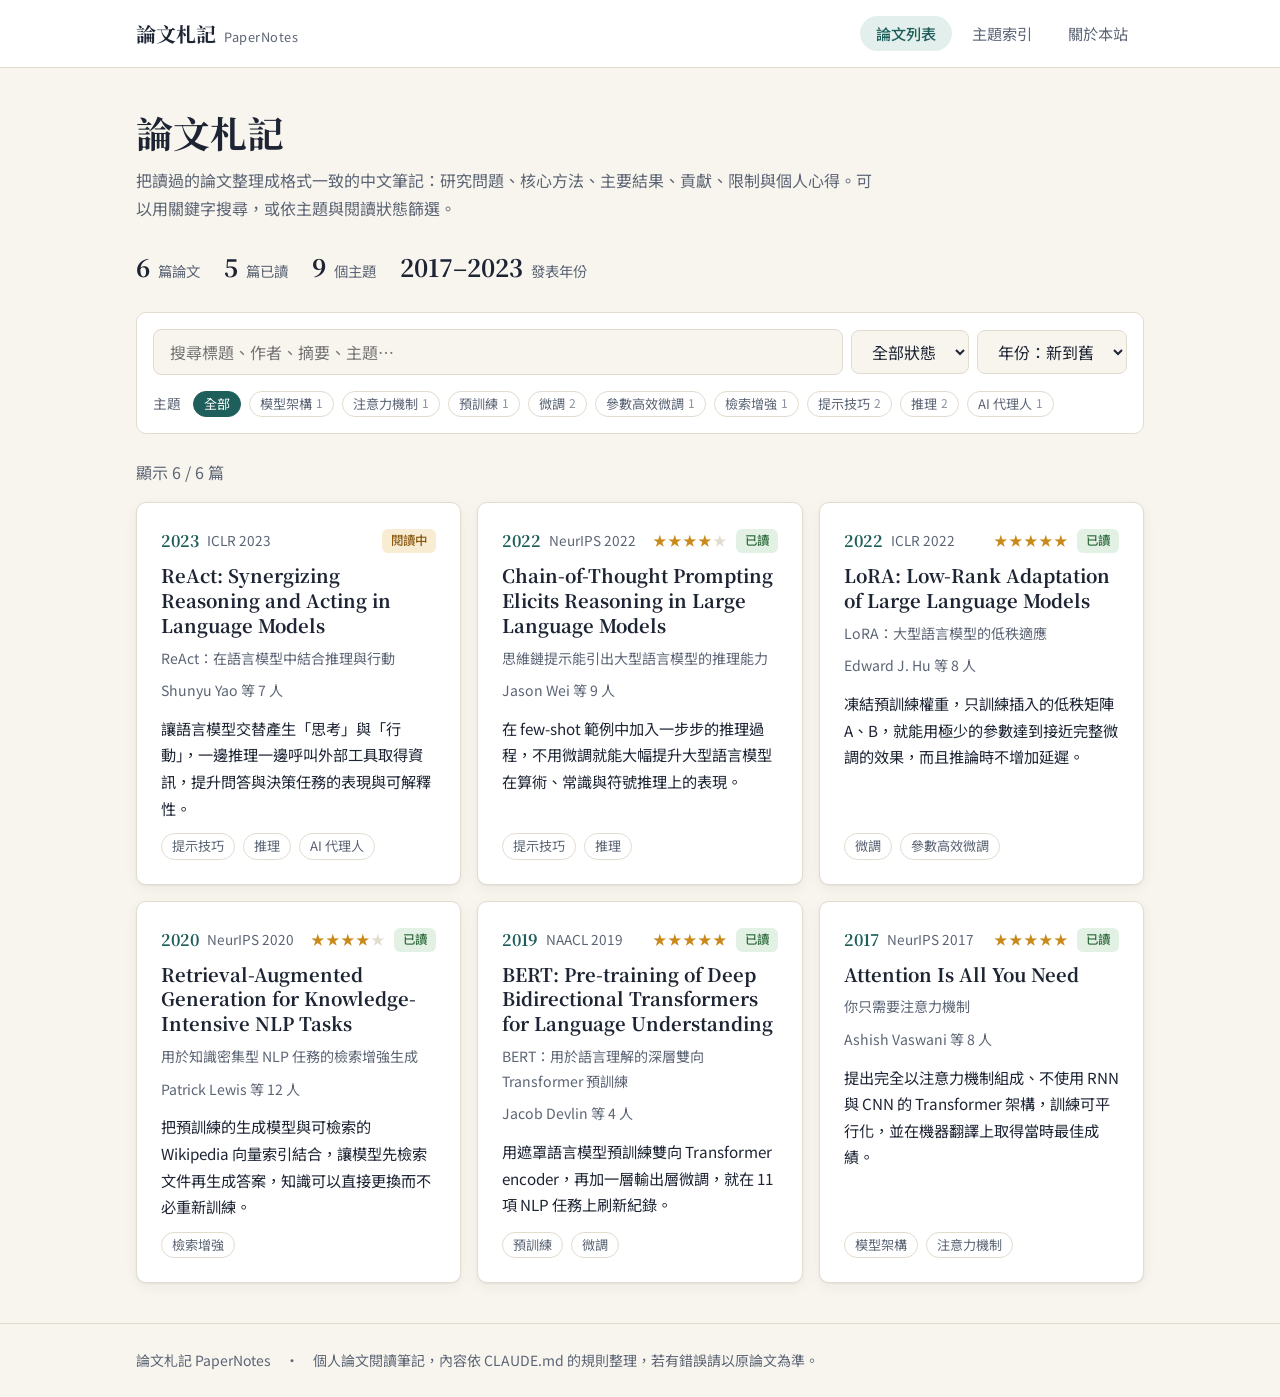
<file: index.html>
<!DOCTYPE html>
<html lang="zh-Hant">
<head>
  <meta charset="utf-8">
  <meta name="viewport" content="width=device-width, initial-scale=1">
  <title>論文列表｜論文札記</title>
  <meta name="description" content="個人論文閱讀筆記：每篇論文都用同一套格式整理，方便搜尋、比較與複習。">
  <link rel="preconnect" href="https://fonts.googleapis.com">
  <link rel="preconnect" href="https://fonts.gstatic.com" crossorigin>
  <link href="https://fonts.googleapis.com/css2?family=Noto+Sans+TC:wght@400;500;700&family=Noto+Serif+TC:wght@600;700&display=swap" rel="stylesheet">
  <link rel="stylesheet" href="assets/css/style.css">
</head>
<body>
  <header id="site-header"></header>

  <main class="container">
    <section class="page-title">
      <h1>論文札記</h1>
      <p>把讀過的論文整理成格式一致的中文筆記：研究問題、核心方法、主要結果、貢獻、限制與個人心得。可以用關鍵字搜尋，或依主題與閱讀狀態篩選。</p>
    </section>

    <ul class="stats" id="stats" aria-label="統計"></ul>

    <section class="toolbar" aria-label="搜尋與篩選">
      <div class="toolbar-row">
        <input type="search" id="search" placeholder="搜尋標題、作者、摘要、主題…" aria-label="搜尋論文">
        <select id="status-filter" aria-label="閱讀狀態">
          <option value="">全部狀態</option>
          <option value="read">已讀</option>
          <option value="reading">閱讀中</option>
          <option value="to-read">待讀</option>
        </select>
        <select id="sort" aria-label="排序方式">
          <option value="year-desc">年份：新到舊</option>
          <option value="year-asc">年份：舊到新</option>
          <option value="rating-desc">推薦程度</option>
          <option value="added-desc">最近加入</option>
        </select>
      </div>
      <div class="toolbar-row">
        <span class="toolbar-label">主題</span>
        <div class="tags" id="tag-filter"></div>
      </div>
    </section>

    <p class="muted" id="result-count" aria-live="polite"></p>
    <div id="paper-list"><p class="empty">載入中…</p></div>
  </main>

  <footer id="site-footer"></footer>

  <script src="assets/js/site.js"></script>
  <script src="assets/js/index.js"></script>
</body>
</html>
</file>
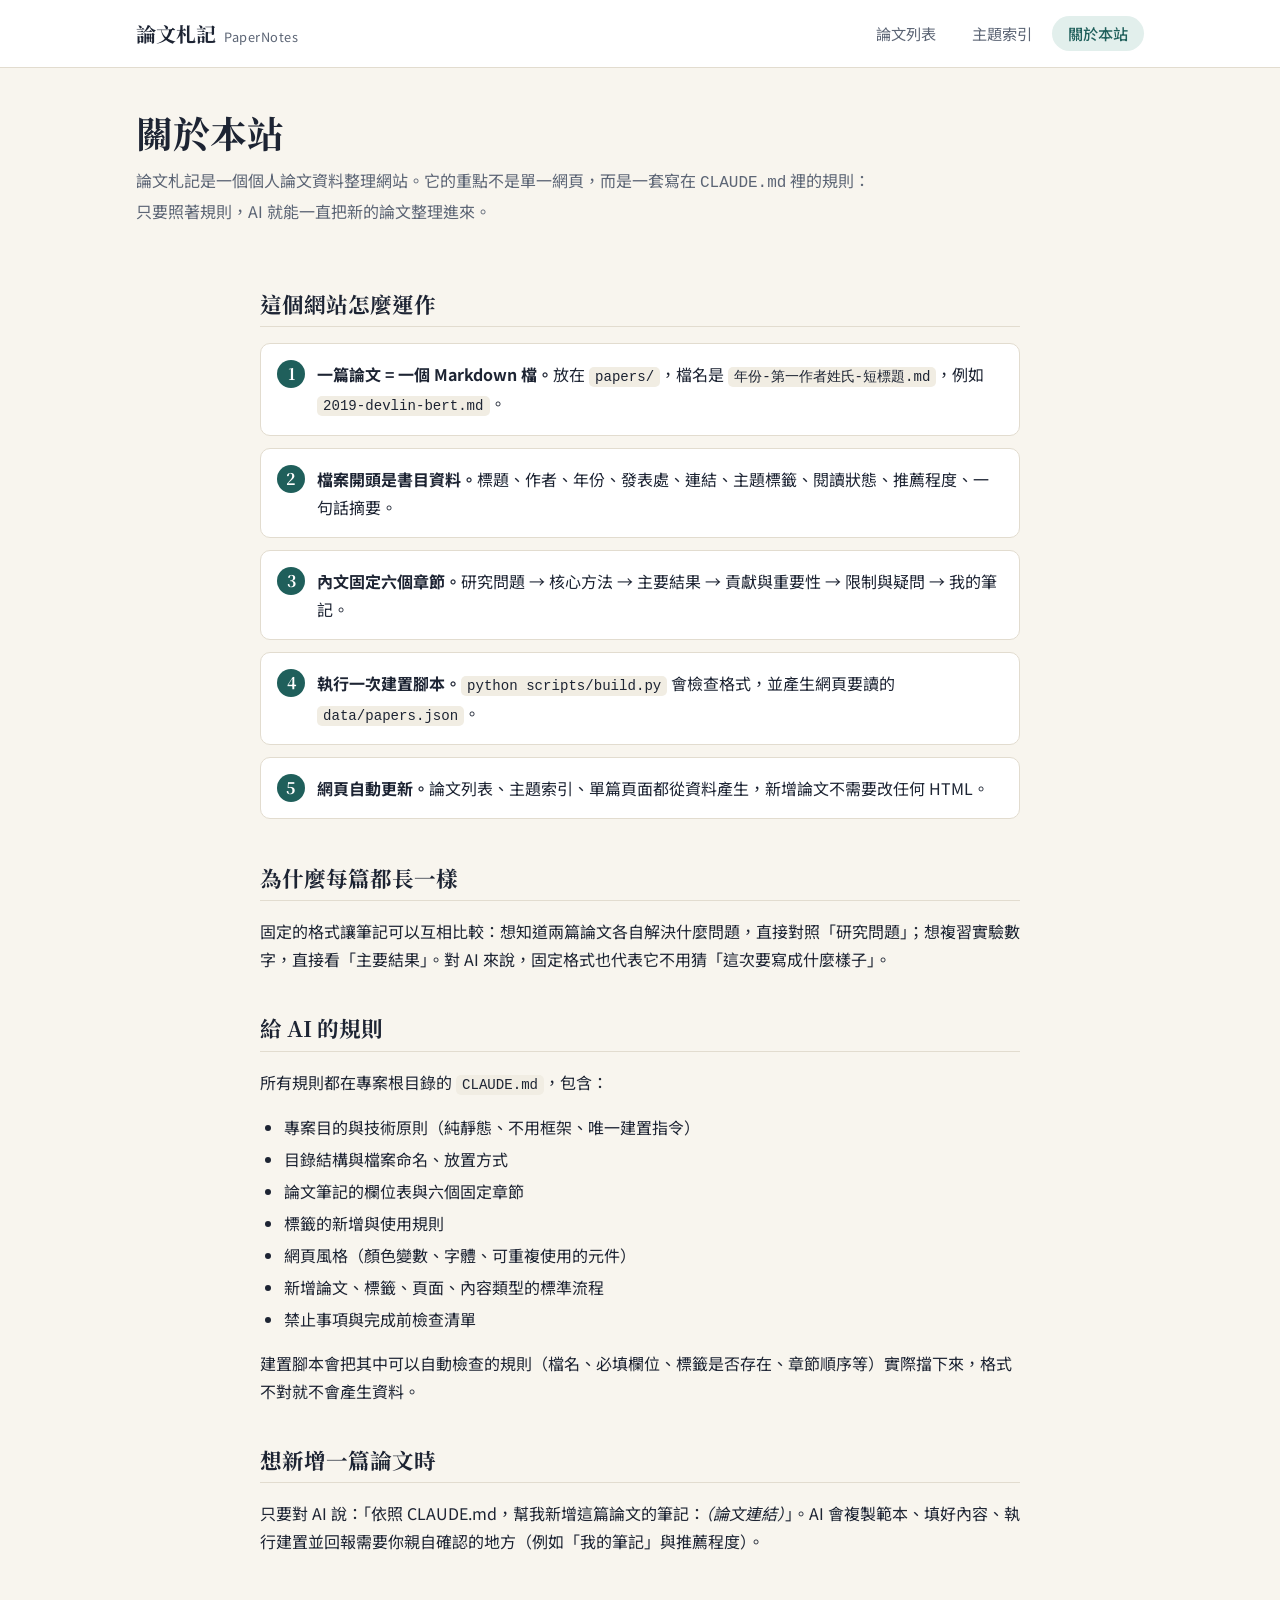
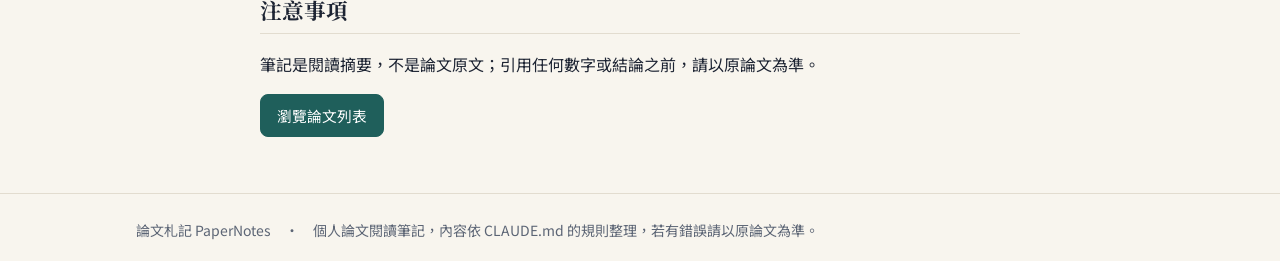
<file: about.html>
<!DOCTYPE html>
<html lang="zh-Hant">
<head>
  <meta charset="utf-8">
  <meta name="viewport" content="width=device-width, initial-scale=1">
  <title>關於本站｜論文札記</title>
  <meta name="description" content="論文札記的目的、筆記格式，以及如何用 CLAUDE.md 的規則讓 AI 持續新增論文。">
  <link rel="preconnect" href="https://fonts.googleapis.com">
  <link rel="preconnect" href="https://fonts.gstatic.com" crossorigin>
  <link href="https://fonts.googleapis.com/css2?family=Noto+Sans+TC:wght@400;500;700&family=Noto+Serif+TC:wght@600;700&display=swap" rel="stylesheet">
  <link rel="stylesheet" href="assets/css/style.css">
</head>
<body>
  <header id="site-header"></header>

  <main class="container">
    <section class="page-title">
      <h1>關於本站</h1>
      <p>論文札記是一個個人論文資料整理網站。它的重點不是單一網頁，而是一套寫在 <code>CLAUDE.md</code> 裡的規則：只要照著規則，AI 就能一直把新的論文整理進來。</p>
    </section>

    <div class="paper prose">
      <h2>這個網站怎麼運作</h2>
      <ol class="steps">
        <li><strong>一篇論文 = 一個 Markdown 檔。</strong>放在 <code>papers/</code>，檔名是 <code>年份-第一作者姓氏-短標題.md</code>，例如 <code>2019-devlin-bert.md</code>。</li>
        <li><strong>檔案開頭是書目資料。</strong>標題、作者、年份、發表處、連結、主題標籤、閱讀狀態、推薦程度、一句話摘要。</li>
        <li><strong>內文固定六個章節。</strong>研究問題 → 核心方法 → 主要結果 → 貢獻與重要性 → 限制與疑問 → 我的筆記。</li>
        <li><strong>執行一次建置腳本。</strong><code>python scripts/build.py</code> 會檢查格式，並產生網頁要讀的 <code>data/papers.json</code>。</li>
        <li><strong>網頁自動更新。</strong>論文列表、主題索引、單篇頁面都從資料產生，新增論文不需要改任何 HTML。</li>
      </ol>

      <h2>為什麼每篇都長一樣</h2>
      <p>固定的格式讓筆記可以互相比較：想知道兩篇論文各自解決什麼問題，直接對照「研究問題」；想複習實驗數字，直接看「主要結果」。對 AI 來說，固定格式也代表它不用猜「這次要寫成什麼樣子」。</p>

      <h2>給 AI 的規則</h2>
      <p>所有規則都在專案根目錄的 <code>CLAUDE.md</code>，包含：</p>
      <ul>
        <li>專案目的與技術原則（純靜態、不用框架、唯一建置指令）</li>
        <li>目錄結構與檔案命名、放置方式</li>
        <li>論文筆記的欄位表與六個固定章節</li>
        <li>標籤的新增與使用規則</li>
        <li>網頁風格（顏色變數、字體、可重複使用的元件）</li>
        <li>新增論文、標籤、頁面、內容類型的標準流程</li>
        <li>禁止事項與完成前檢查清單</li>
      </ul>
      <p>建置腳本會把其中可以自動檢查的規則（檔名、必填欄位、標籤是否存在、章節順序等）實際擋下來，格式不對就不會產生資料。</p>

      <h2>想新增一篇論文時</h2>
      <p>只要對 AI 說：「依照 CLAUDE.md，幫我新增這篇論文的筆記：<em>（論文連結）</em>」。AI 會複製範本、填好內容、執行建置並回報需要你親自確認的地方（例如「我的筆記」與推薦程度）。</p>

      <h2>注意事項</h2>
      <p>筆記是閱讀摘要，不是論文原文；引用任何數字或結論之前，請以原論文為準。</p>
      <p><a class="btn" href="index.html">瀏覽論文列表</a></p>
    </div>
  </main>

  <footer id="site-footer"></footer>

  <script src="assets/js/site.js"></script>
</body>
</html>
</file>
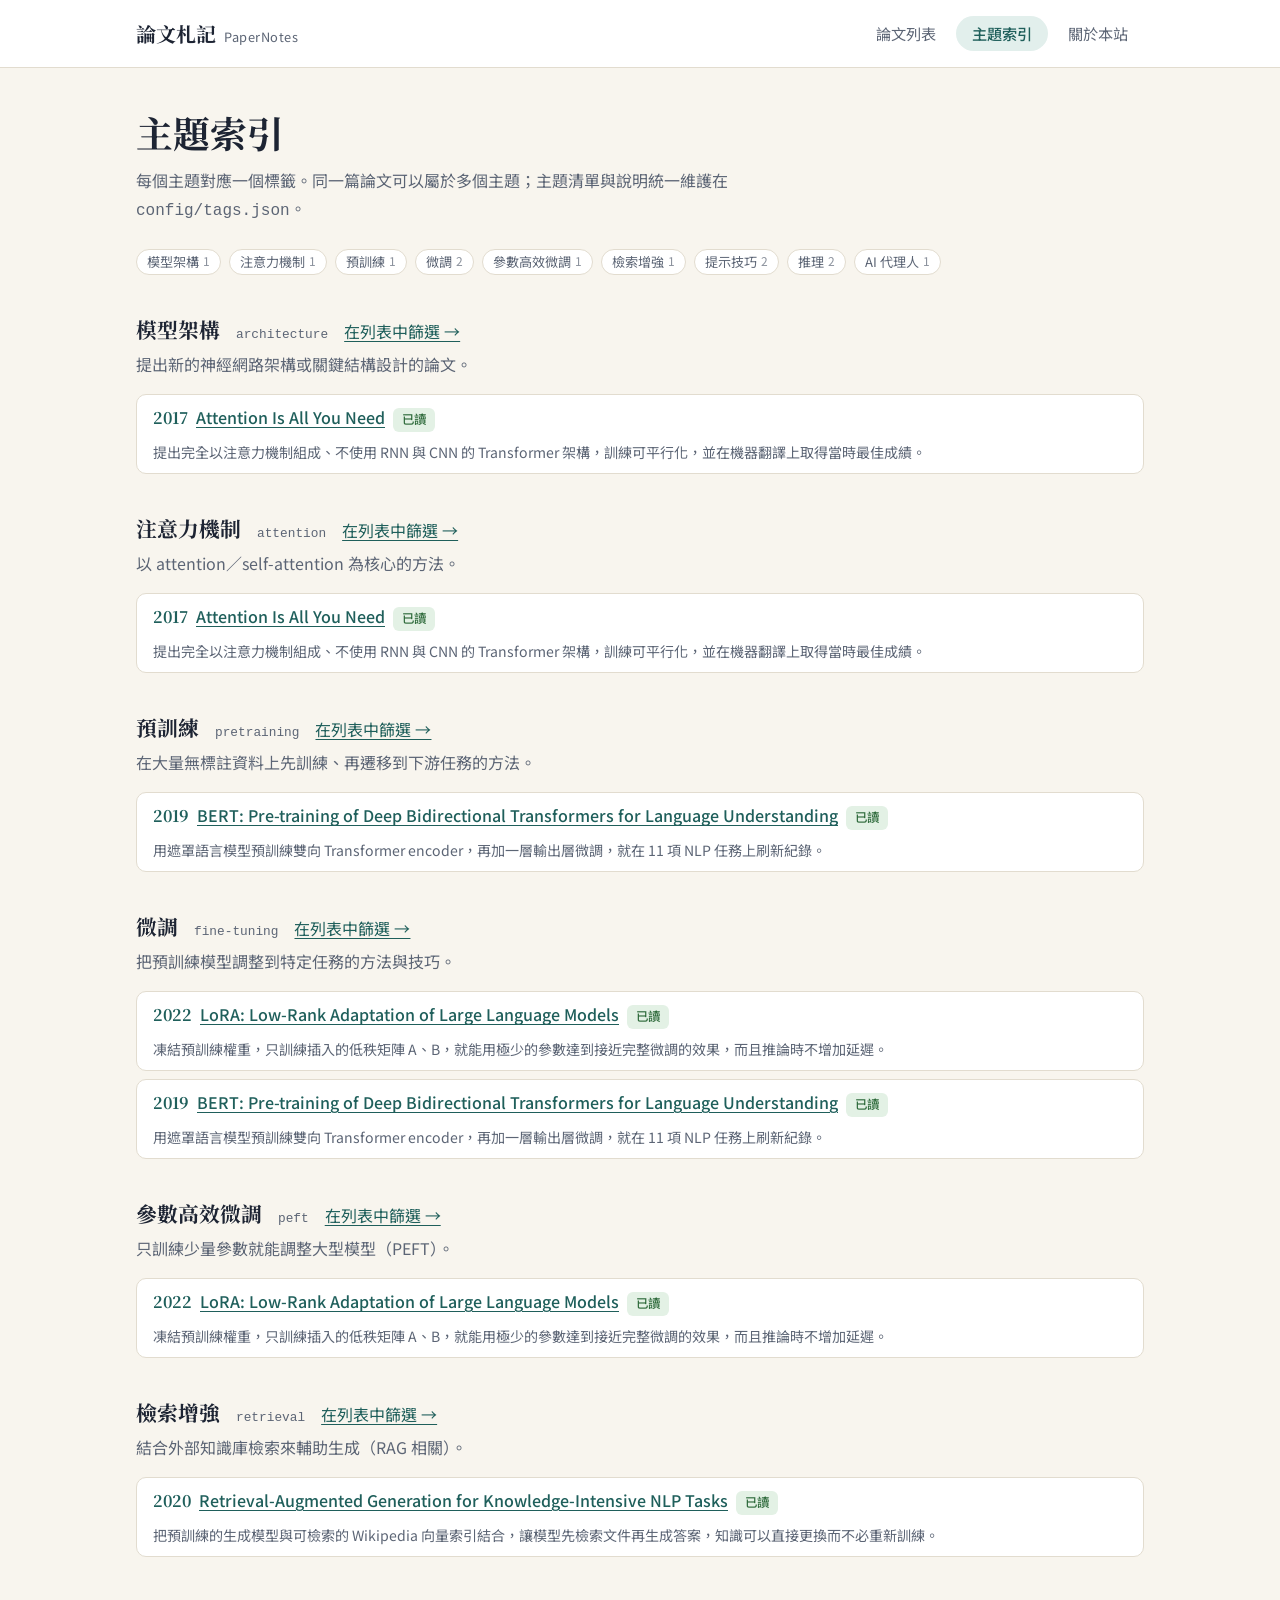
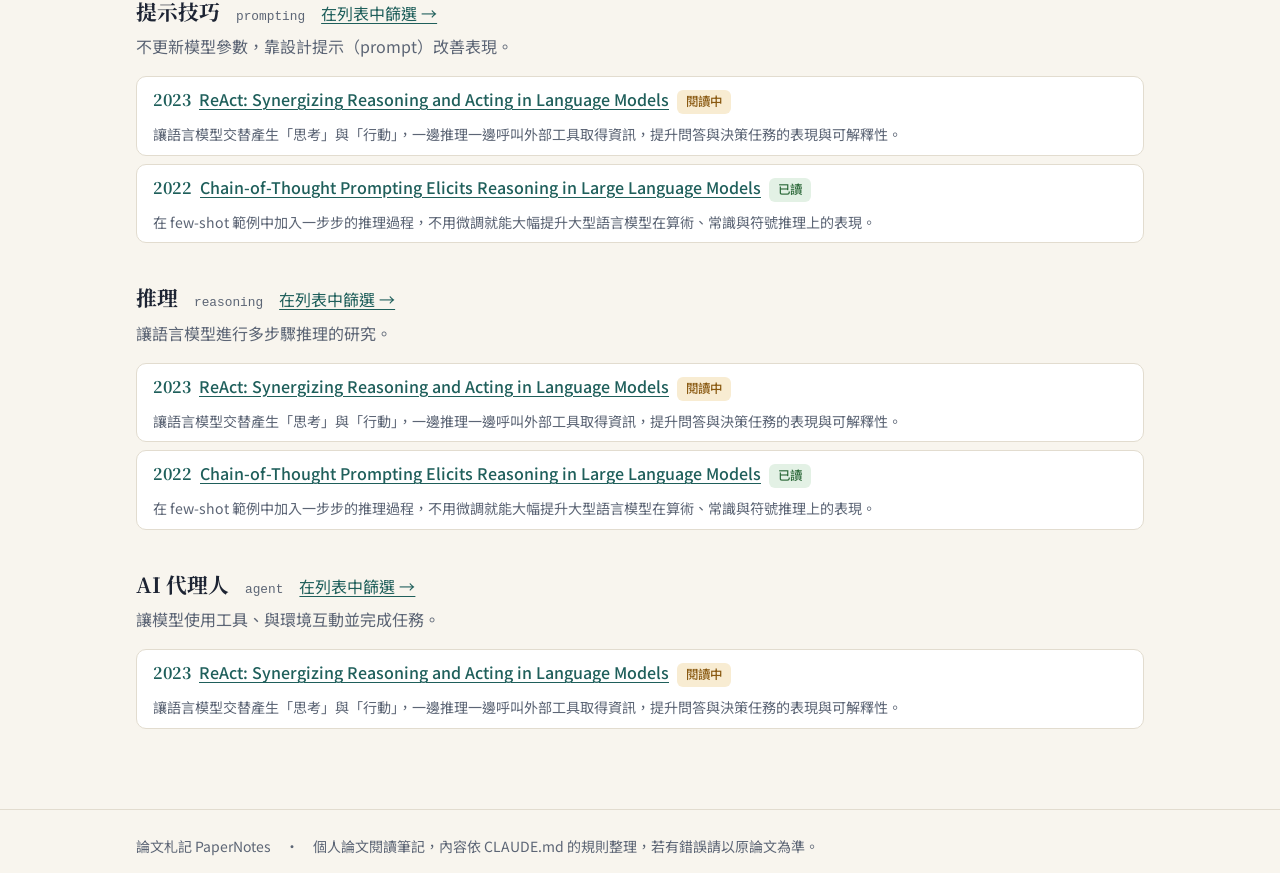
<file: topics.html>
<!DOCTYPE html>
<html lang="zh-Hant">
<head>
  <meta charset="utf-8">
  <meta name="viewport" content="width=device-width, initial-scale=1">
  <title>主題索引｜論文札記</title>
  <meta name="description" content="依主題標籤瀏覽論文筆記。">
  <link rel="preconnect" href="https://fonts.googleapis.com">
  <link rel="preconnect" href="https://fonts.gstatic.com" crossorigin>
  <link href="https://fonts.googleapis.com/css2?family=Noto+Sans+TC:wght@400;500;700&family=Noto+Serif+TC:wght@600;700&display=swap" rel="stylesheet">
  <link rel="stylesheet" href="assets/css/style.css">
</head>
<body>
  <header id="site-header"></header>

  <main class="container">
    <section class="page-title">
      <h1>主題索引</h1>
      <p>每個主題對應一個標籤。同一篇論文可以屬於多個主題；主題清單與說明統一維護在 <code>config/tags.json</code>。</p>
    </section>

    <div id="topics"><p class="empty">載入中…</p></div>
  </main>

  <footer id="site-footer"></footer>

  <script src="assets/js/site.js"></script>
  <script src="assets/js/topics.js"></script>
</body>
</html>
</file>
<file: assets/css/style.css>
/* ==========================================================================
   論文札記 PaperNotes — 全站唯一樣式表
   規則：只能引用下方的 CSS 變數，不可直接寫色碼（見 CLAUDE.md 第 6 節）
   ========================================================================== */

/* ---------- 設計變數 ---------- */
:root {
  --bg: #f8f5ee;
  --surface: #ffffff;
  --ink: #1d2433;
  --muted: #5c6575;
  --line: #e2dccf;
  --accent: #1f5f5b;
  --accent-ink: #ffffff;
  --accent-soft: #e2efec;
  --status-read: #2f6b3c;
  --status-read-bg: #e3f1e5;
  --status-reading: #8a5a12;
  --status-reading-bg: #f8ecd2;
  --status-todo: #5c6575;
  --status-todo-bg: #ebebee;
  --star: #c98a1b;
  --code-bg: #f1ede3;
  --shadow: 0 1px 2px rgba(29, 36, 51, 0.06), 0 4px 14px rgba(29, 36, 51, 0.05);

  --font-serif: "Noto Serif TC", "Songti TC", "PMingLiU", serif;
  --font-sans: "Noto Sans TC", "PingFang TC", "Microsoft JhengHei", system-ui, sans-serif;
  --font-mono: ui-monospace, "Cascadia Code", Consolas, Menlo, monospace;

  --radius: 10px;
  --space-1: 4px;
  --space-2: 8px;
  --space-3: 16px;
  --space-4: 24px;
  --space-5: 40px;
  --content-width: 1040px;
  --reading-width: 760px;
}

@media (prefers-color-scheme: dark) {
  :root {
    --bg: #14171c;
    --surface: #1c2027;
    --ink: #e9e6df;
    --muted: #9ba4b1;
    --line: #2d333d;
    --accent: #74c7bb;
    --accent-ink: #10201e;
    --accent-soft: #1d3431;
    --status-read: #8fd19a;
    --status-read-bg: #1d3323;
    --status-reading: #e8c074;
    --status-reading-bg: #3a2e14;
    --status-todo: #a9b1bd;
    --status-todo-bg: #2a2f38;
    --star: #e3ae4d;
    --code-bg: #232831;
    --shadow: 0 1px 2px rgba(0, 0, 0, 0.3), 0 4px 14px rgba(0, 0, 0, 0.25);
  }
}

/* ---------- 基礎 ---------- */
*, *::before, *::after { box-sizing: border-box; }

html { -webkit-text-size-adjust: 100%; }

body {
  margin: 0;
  background: var(--bg);
  color: var(--ink);
  font-family: var(--font-sans);
  font-size: 16px;
  line-height: 1.75;
  min-height: 100vh;
  display: flex;
  flex-direction: column;
}

main { flex: 1; }

a { color: var(--accent); text-underline-offset: 3px; }
a:hover { text-decoration-thickness: 2px; }

h1, h2, h3 { font-family: var(--font-serif); line-height: 1.35; margin: 0; }

.container {
  width: 100%;
  max-width: var(--content-width);
  margin: 0 auto;
  padding: 0 var(--space-3);
}

.muted { color: var(--muted); }

/* ---------- 導覽列與頁尾（由 site.js 產生） ---------- */
.site-header {
  background: var(--surface);
  border-bottom: 1px solid var(--line);
}
.site-header .container {
  display: flex;
  align-items: center;
  justify-content: space-between;
  gap: var(--space-3);
  flex-wrap: wrap;
  padding-top: var(--space-3);
  padding-bottom: var(--space-3);
}
.brand {
  font-family: var(--font-serif);
  font-weight: 700;
  font-size: 1.25rem;
  color: var(--ink);
  text-decoration: none;
  display: flex;
  align-items: baseline;
  gap: var(--space-2);
}
.brand small {
  font-family: var(--font-sans);
  font-weight: 400;
  font-size: 0.8rem;
  color: var(--muted);
  letter-spacing: 0.04em;
}
.site-nav { display: flex; gap: var(--space-1); flex-wrap: wrap; }
.site-nav a {
  padding: var(--space-1) var(--space-3);
  border-radius: 999px;
  color: var(--muted);
  text-decoration: none;
  font-size: 0.95rem;
}
.site-nav a:hover { color: var(--ink); background: var(--bg); }
.site-nav a[aria-current="page"] { color: var(--accent); background: var(--accent-soft); font-weight: 500; }

.site-footer {
  margin-top: var(--space-5);
  border-top: 1px solid var(--line);
  color: var(--muted);
  font-size: 0.875rem;
}
.site-footer .container { padding-top: var(--space-4); padding-bottom: var(--space-4); }

/* ---------- 頁面標題區 ---------- */
.page-title { padding: var(--space-5) 0 var(--space-4); }
.page-title h1 { font-size: clamp(1.7rem, 4vw, 2.3rem); }
.page-title p { margin: var(--space-2) 0 0; color: var(--muted); max-width: 46em; }

/* ---------- 統計數字 ---------- */
.stats { display: flex; gap: var(--space-4); flex-wrap: wrap; margin: 0 0 var(--space-4); padding: 0; list-style: none; }
.stats li { display: flex; align-items: baseline; gap: var(--space-2); color: var(--muted); font-size: 0.9rem; }
.stats strong { font-family: var(--font-serif); font-size: 1.5rem; color: var(--ink); }

/* ---------- 篩選工具列 ---------- */
.toolbar {
  background: var(--surface);
  border: 1px solid var(--line);
  border-radius: var(--radius);
  padding: var(--space-3);
  margin-bottom: var(--space-4);
  display: grid;
  gap: var(--space-3);
}
.toolbar-row { display: flex; gap: var(--space-2); flex-wrap: wrap; align-items: center; }
.toolbar input[type="search"], .toolbar select {
  font: inherit;
  color: var(--ink);
  background: var(--bg);
  border: 1px solid var(--line);
  border-radius: 8px;
  padding: var(--space-2) var(--space-3);
  min-height: 42px;
}
.toolbar input[type="search"] { flex: 1 1 240px; min-width: 0; }
.toolbar input:focus-visible, .toolbar select:focus-visible, .tag:focus-visible, .btn:focus-visible {
  outline: 2px solid var(--accent);
  outline-offset: 2px;
}
.toolbar-label { font-size: 0.85rem; color: var(--muted); margin-right: var(--space-1); }

/* ---------- 標籤與狀態 ---------- */
.tags { display: flex; flex-wrap: wrap; gap: var(--space-2); }
.tag {
  display: inline-flex;
  align-items: center;
  gap: var(--space-1);
  font: inherit;
  font-size: 0.82rem;
  line-height: 1.4;
  padding: 3px 10px;
  border-radius: 999px;
  border: 1px solid var(--line);
  background: var(--surface);
  color: var(--muted);
  text-decoration: none;
  cursor: pointer;
}
.tag:hover { border-color: var(--accent); color: var(--accent); }
.tag.is-active { background: var(--accent); border-color: var(--accent); color: var(--accent-ink); }
.tag .count { opacity: 0.7; font-size: 0.75rem; }

.status {
  display: inline-block;
  font-size: 0.78rem;
  font-weight: 500;
  padding: 1px 9px;
  border-radius: 6px;
  white-space: nowrap;
}
.status-read { color: var(--status-read); background: var(--status-read-bg); }
.status-reading { color: var(--status-reading); background: var(--status-reading-bg); }
.status-to-read { color: var(--status-todo); background: var(--status-todo-bg); }

.rating { color: var(--star); letter-spacing: 1px; white-space: nowrap; }
.rating .off { color: var(--line); }

/* ---------- 論文卡片 ---------- */
.card-grid {
  display: grid;
  grid-template-columns: repeat(auto-fill, minmax(310px, 1fr));
  gap: var(--space-3);
}
.card {
  background: var(--surface);
  border: 1px solid var(--line);
  border-radius: var(--radius);
  padding: var(--space-4);
  box-shadow: var(--shadow);
  display: flex;
  flex-direction: column;
  gap: var(--space-2);
}
.card-meta { display: flex; flex-wrap: wrap; align-items: center; gap: var(--space-2); font-size: 0.85rem; color: var(--muted); }
.card-meta .year { font-family: var(--font-serif); font-weight: 700; color: var(--accent); font-size: 1rem; }
.card-meta .spacer { flex: 1; }
.card h2 { font-size: 1.15rem; }
.card h2 a { color: var(--ink); text-decoration: none; }
.card h2 a:hover { color: var(--accent); text-decoration: underline; }
.card .title-zh, .card .authors { margin: 0; font-size: 0.88rem; color: var(--muted); }
.card .summary { margin: var(--space-1) 0; font-size: 0.95rem; flex: 1; }

.empty {
  text-align: center;
  color: var(--muted);
  padding: var(--space-5) var(--space-3);
  border: 1px dashed var(--line);
  border-radius: var(--radius);
}

/* ---------- 按鈕 ---------- */
.btn {
  display: inline-flex;
  align-items: center;
  gap: var(--space-2);
  font: inherit;
  font-size: 0.92rem;
  padding: var(--space-2) var(--space-3);
  border-radius: 8px;
  border: 1px solid var(--accent);
  background: var(--accent);
  color: var(--accent-ink);
  text-decoration: none;
  cursor: pointer;
}
.btn:hover { filter: brightness(1.08); }
.btn-ghost { background: transparent; color: var(--accent); }
.btn-ghost:hover { background: var(--accent-soft); filter: none; }

/* ---------- 單篇論文頁 ---------- */
.paper { max-width: var(--reading-width); margin: 0 auto; }
.paper-head { padding: var(--space-5) 0 var(--space-3); }
.paper-head .back { font-size: 0.9rem; text-decoration: none; }
.paper-head h1 { font-size: clamp(1.6rem, 4vw, 2.1rem); margin-top: var(--space-3); }
.paper-head .title-zh { margin: var(--space-2) 0 0; color: var(--muted); font-size: 1.05rem; }

.meta-table {
  width: 100%;
  border-collapse: collapse;
  background: var(--surface);
  border: 1px solid var(--line);
  border-radius: var(--radius);
  overflow: hidden;
  font-size: 0.93rem;
  margin: var(--space-3) 0;
  display: table;
}
.meta-table th, .meta-table td { padding: var(--space-2) var(--space-3); border-bottom: 1px solid var(--line); text-align: left; vertical-align: top; }
.meta-table tr:last-child th, .meta-table tr:last-child td { border-bottom: 0; }
.meta-table th { width: 6.5em; color: var(--muted); font-weight: 400; white-space: nowrap; }
.meta-table td { overflow-wrap: anywhere; }

.callout {
  background: var(--accent-soft);
  border-left: 4px solid var(--accent);
  border-radius: 0 var(--radius) var(--radius) 0;
  padding: var(--space-3) var(--space-4);
  margin: var(--space-4) 0;
}
.callout .label { display: block; font-size: 0.8rem; color: var(--accent); font-weight: 700; letter-spacing: 0.08em; margin-bottom: var(--space-1); }
.callout p { margin: 0; font-family: var(--font-serif); font-size: 1.08rem; }

/* 由 Markdown 轉出的內文 */
.prose h2 {
  font-size: 1.35rem;
  margin: var(--space-5) 0 var(--space-3);
  padding-bottom: var(--space-2);
  border-bottom: 1px solid var(--line);
}
.prose h3 { font-size: 1.08rem; margin: var(--space-4) 0 var(--space-2); }
.prose p { margin: 0 0 var(--space-3); }
.prose ul, .prose ol { margin: 0 0 var(--space-3); padding-left: 1.5em; }
.prose li { margin-bottom: var(--space-1); }
.prose code {
  font-family: var(--font-mono);
  font-size: 0.88em;
  background: var(--code-bg);
  padding: 2px 6px;
  border-radius: 5px;
  overflow-wrap: anywhere;
}
.prose pre { background: var(--code-bg); padding: var(--space-3); border-radius: var(--radius); overflow-x: auto; }
.prose pre code { background: none; padding: 0; }
.prose blockquote { margin: 0 0 var(--space-3); padding: var(--space-1) var(--space-3); border-left: 3px solid var(--line); color: var(--muted); }
.prose .table-wrap { overflow-x: auto; margin-bottom: var(--space-3); }
.prose table { border-collapse: collapse; font-size: 0.93rem; }
.prose th, .prose td { border: 1px solid var(--line); padding: var(--space-1) var(--space-3); text-align: left; }
.prose th { background: var(--surface); }

.section-title { font-size: 1.15rem; margin: var(--space-5) 0 var(--space-3); }
.link-list { list-style: none; margin: 0; padding: 0; display: grid; gap: var(--space-2); }
.link-list li {
  background: var(--surface);
  border: 1px solid var(--line);
  border-radius: var(--radius);
  padding: var(--space-2) var(--space-3);
  display: flex;
  flex-wrap: wrap;
  align-items: baseline;
  gap: var(--space-2);
}
.link-list .year { font-family: var(--font-serif); font-weight: 700; color: var(--accent); }
.link-list a { font-weight: 500; }
.link-list .muted { font-size: 0.88rem; }

.pager { display: flex; justify-content: space-between; gap: var(--space-3); flex-wrap: wrap; margin-top: var(--space-5); }
.pager a { max-width: 100%; }

/* ---------- 主題索引頁 ---------- */
.topic { margin-bottom: var(--space-5); scroll-margin-top: var(--space-4); }
.topic-head { display: flex; flex-wrap: wrap; align-items: baseline; gap: var(--space-2) var(--space-3); margin-bottom: var(--space-1); }
.topic-head h2 { font-size: 1.3rem; }
.topic-head code { font-family: var(--font-mono); font-size: 0.8rem; color: var(--muted); }
.topic > p { margin: 0 0 var(--space-3); color: var(--muted); }
.topic-nav { margin-bottom: var(--space-5); }

/* ---------- 關於頁 ---------- */
.steps, .prose .steps { counter-reset: step; list-style: none; padding: 0; margin: 0 0 var(--space-3); display: grid; gap: var(--space-2); }
.steps li {
  counter-increment: step;
  background: var(--surface);
  border: 1px solid var(--line);
  border-radius: var(--radius);
  padding: var(--space-3) var(--space-3) var(--space-3) 56px;
  position: relative;
}
.steps li::before {
  content: counter(step);
  position: absolute;
  left: var(--space-3);
  top: var(--space-3);
  width: 28px;
  height: 28px;
  border-radius: 50%;
  background: var(--accent);
  color: var(--accent-ink);
  font-family: var(--font-serif);
  font-weight: 700;
  display: grid;
  place-items: center;
  line-height: 1;
}

/* ---------- 手機版 ---------- */
@media (max-width: 640px) {
  .card-grid { grid-template-columns: 1fr; }
  .card { padding: var(--space-3); }
  .page-title { padding-top: var(--space-4); }
  .meta-table th { width: 5em; }
  .callout { padding: var(--space-3); }
}
</file>
